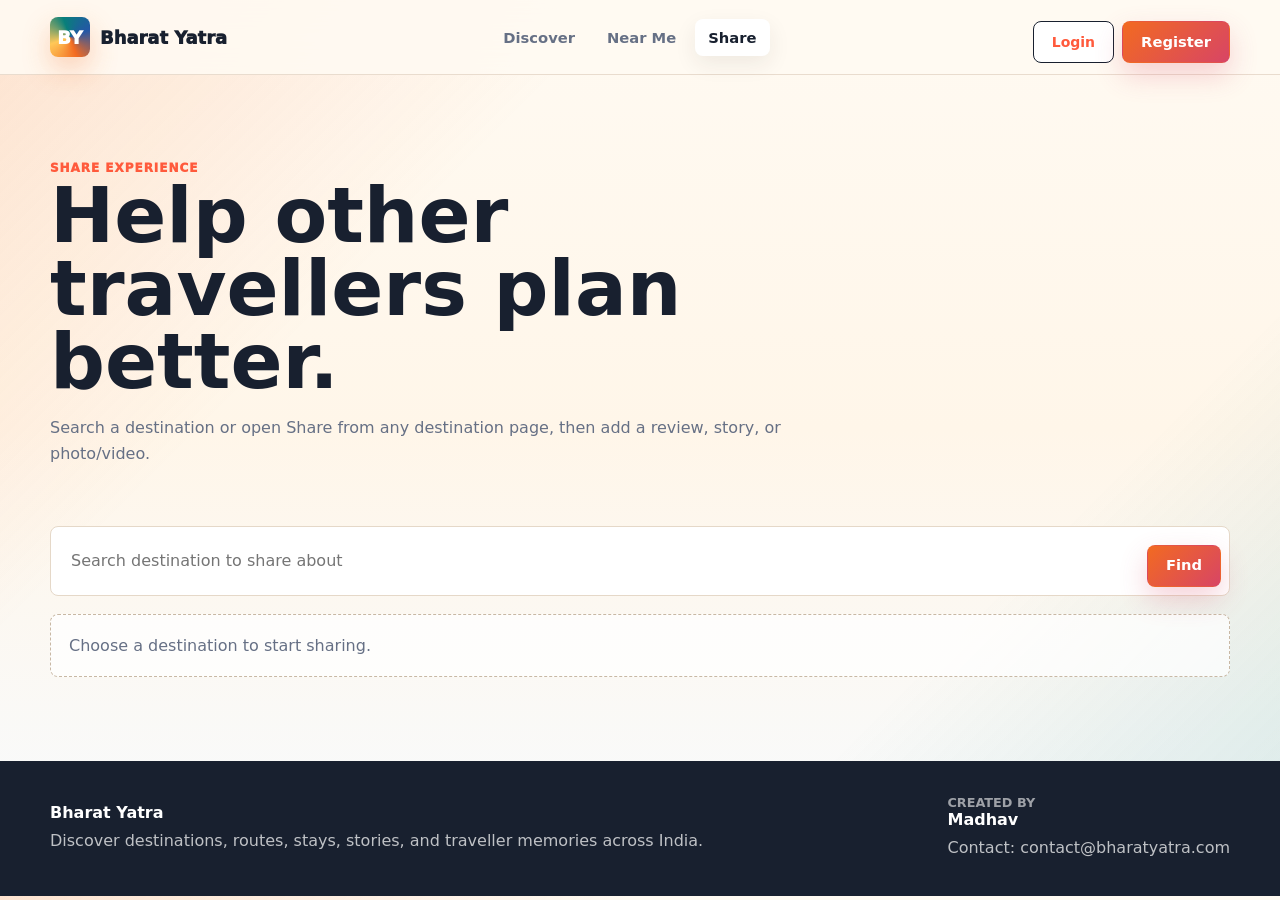
<file: src/main/resources/static/contribute.html>
﻿<!doctype html>
<html lang="en">
<head>
  <meta charset="utf-8">
  <meta name="viewport" content="width=device-width, initial-scale=1">
  <title>Bharat Yatra - Share Experience</title>
  <link rel="stylesheet" href="css/style.css">
</head>
<body data-page="contribute">

  <!-- ── Top bar ──────────────────────────────────────────────── -->
  <header class="topbar">
    <div class="container nav">
      <a class="brand" href="index.html" aria-label="Bharat Yatra home">
        <span class="brand-mark">BY</span><span>Bharat Yatra</span>
      </a>
      <button class="menu-button" id="menuButton" type="button" aria-label="Open menu">Menu</button>
      <nav class="nav-links" id="navLinks" aria-label="Main navigation">
        <a href="index.html">Discover</a>
        <a href="nearby.html">Near Me</a>
        <a class="active" href="contribute.html">Share</a>
      </nav>
      <div class="nav-actions">
        <a class="ghost-button" href="login.html" id="loginLink">Login</a>
        <a class="primary-button" href="register.html" id="registerLink">Register</a>
        <button class="danger-button hidden" type="button" id="logoutBtn">Logout</button>
      </div>
    </div>
  </header>

  <!-- ── Main ─────────────────────────────────────────────────── -->
  <main>
    <section>
      <div class="container">

        <!-- Page header -->
        <div class="page-header">
          <div class="eyebrow">Share experience</div>
          <h1>Help other travellers plan better.</h1>
          <p>Search a destination or open Share from any destination page, then add a review, story, or photo/video.</p>
        </div>

        <!-- Destination search -->
        <form class="search-shell" id="contributeSearchForm">
          <input id="contributeSearchInput" autocomplete="off"
                 placeholder="Search destination to share about"
                 aria-label="Search destination">
          <button class="primary-button" type="submit">Find</button>
          <div class="suggestions hidden" id="contributeSuggestions"></div>
        </form>

        <div style="height:18px"></div>
        <div id="contributeMount" class="empty">Choose a destination to start sharing.</div>

      </div>
    </section>
  </main>

  <!-- ── Footer ───────────────────────────────────────────────── -->
  <footer class="site-footer">
    <div class="container footer-grid">
      <div>
        <strong>Bharat Yatra</strong>
        <p>Discover destinations, routes, stays, stories, and traveller memories across India.</p>
      </div>
      <div>
        <span>Created by</span><strong>Madhav</strong>
        <p>Contact: contact@bharatyatra.com</p>
      </div>
    </div>
  </footer>

  <div class="toast-wrap" id="toastWrap" aria-live="polite"></div>

  <script src="js/config.js"></script>
  <script src="js/api.js"></script>
  <script src="js/ui.js"></script>
  <script src="js/auth.js"></script>
  <script src="js/places.js"></script>
  <script src="js/place-detail.js"></script>
  <script src="js/contribute.js"></script>
  <script src="js/app.js"></script>
</body>
</html>
</file>
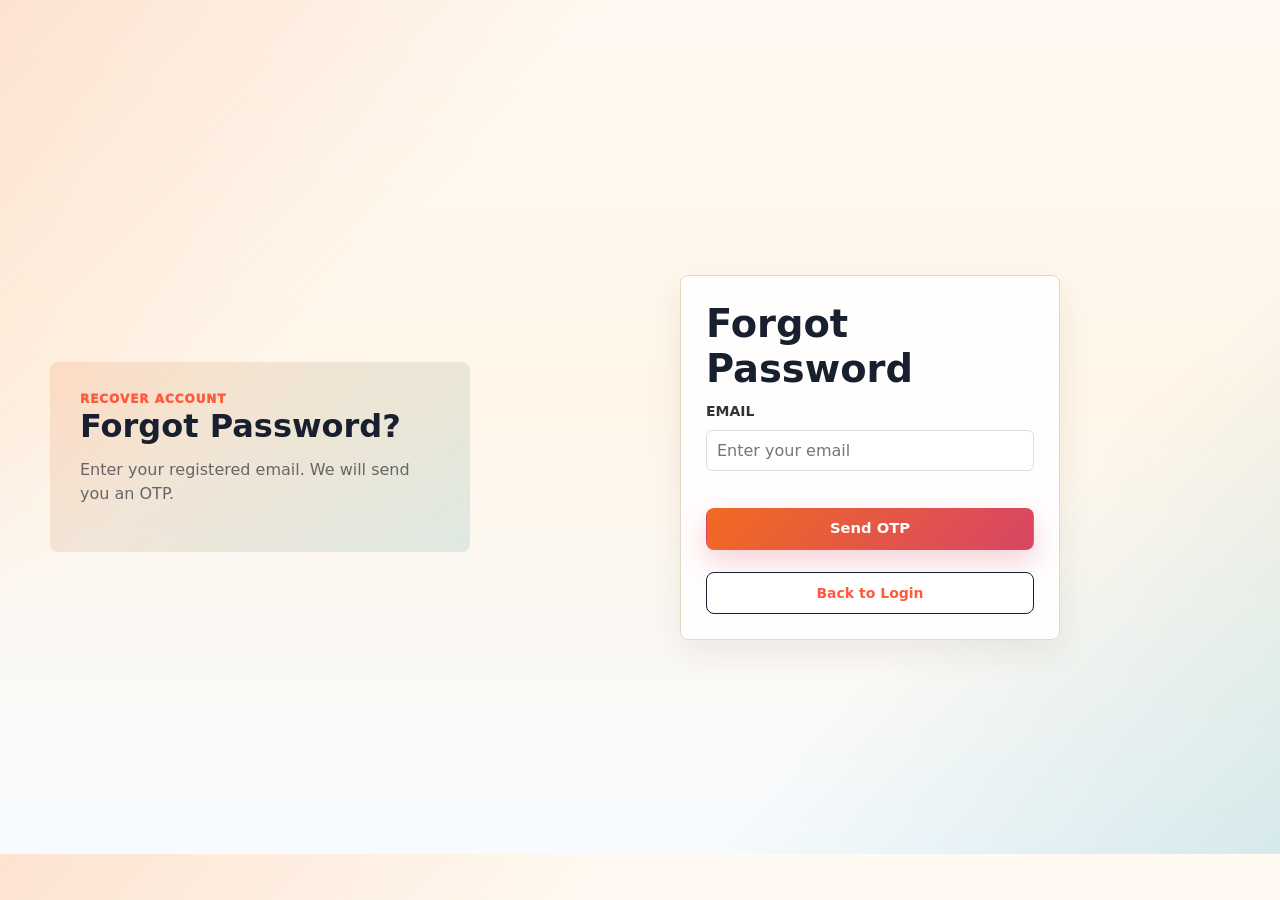
<file: src/main/resources/static/forgot-password.html>
<!doctype html>
<html lang="en">
<head>
  <meta charset="utf-8">
  <meta name="viewport" content="width=device-width, initial-scale=1">
  <title>Forgot Password - Bharat Yatra</title>
  <link rel="stylesheet" href="css/style.css">
</head>

<body data-page="forgot">

<main>
  <section>
    <div class="container auth-layout">

      <div class="auth-intro">
        <div class="eyebrow">Recover account</div>
        <h1>Forgot Password?</h1>
        <p>Enter your registered email. We will send you an OTP.</p>
      </div>

      <form class="card auth-card form-grid" id="forgotForm">

        <h2>Forgot Password</h2>

        <div class="field">
          <label>Email</label>
          <input id="forgotEmail" type="email" required placeholder="Enter your email">
        </div>

        <button class="primary-button" type="submit">
          Send OTP
        </button>

        <a class="ghost-button" href="login.html">
          Back to Login
        </a>

      </form>

    </div>
  </section>
</main>

<script src="js/config.js"></script>
<script src="js/api.js"></script>
<script src="js/auth.js"></script>
<script src="js/app.js"></script>

<script>
  BY.initForgotPasswordPage();
</script>

</body>
</html>
</file>
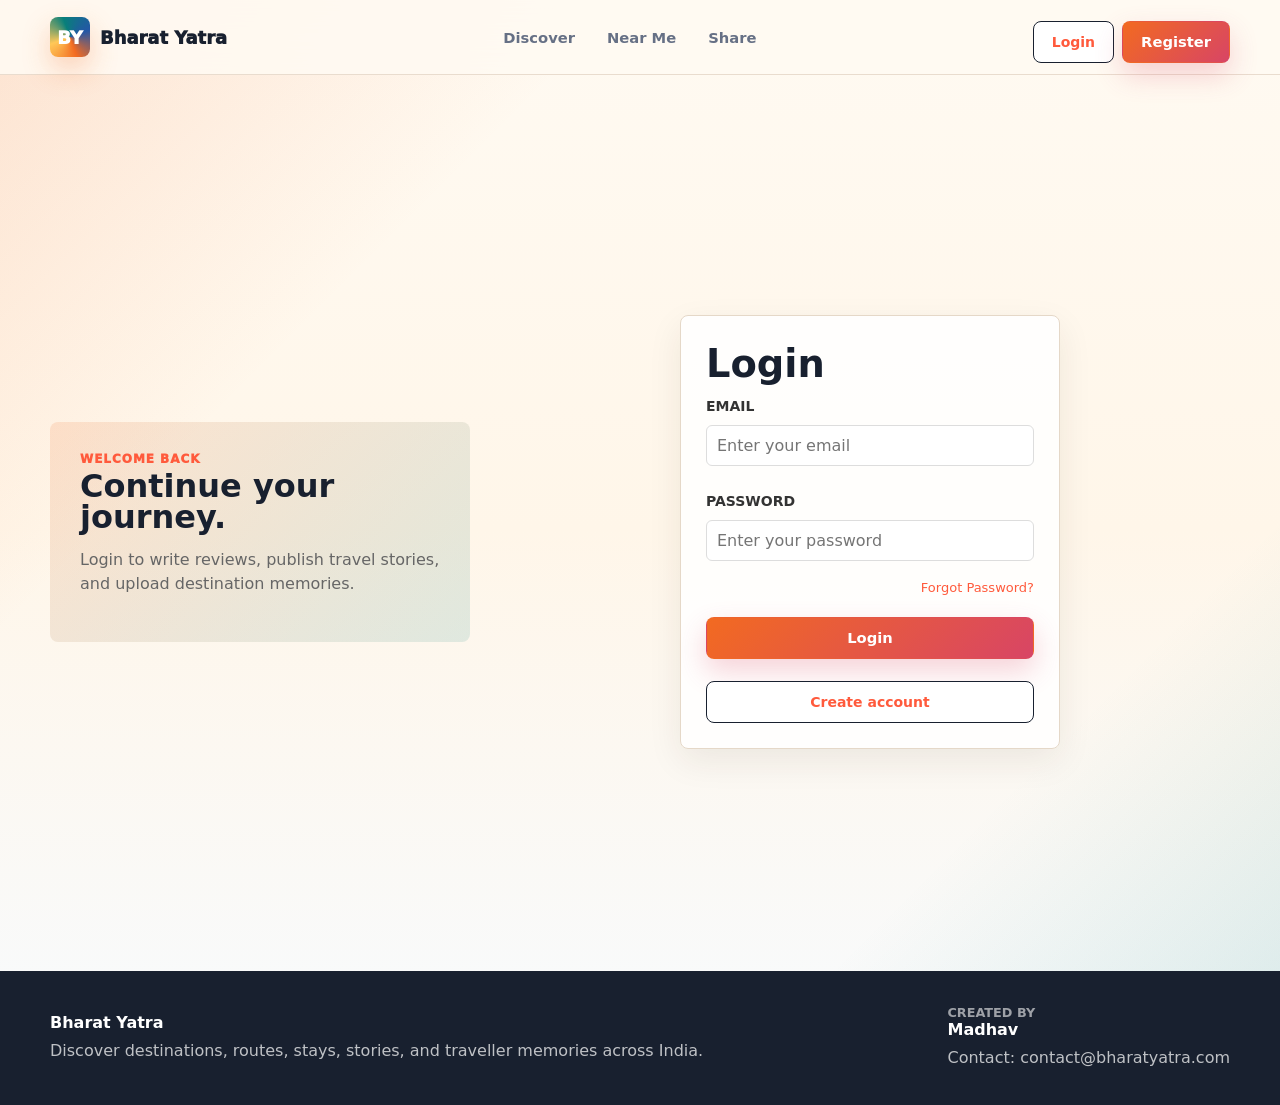
<file: src/main/resources/static/login.html>
﻿<!doctype html>
<html lang="en">
<head>
  <meta charset="utf-8">
  <meta name="viewport" content="width=device-width, initial-scale=1">
  <title>Bharat Yatra - Login</title>
  <link rel="stylesheet" href="css/style.css">
</head>

<body data-page="login">

  <!-- HEADER -->
  <header class="topbar">
    <div class="container nav">

      <a class="brand" href="index.html" aria-label="Bharat Yatra home">
        <span class="brand-mark">BY</span>
        <span>Bharat Yatra</span>
      </a>

      <button class="menu-button" id="menuButton" type="button" aria-label="Open menu">
        Menu
      </button>

      <nav class="nav-links" id="navLinks" aria-label="Main navigation">
        <a href="index.html">Discover</a>
        <a href="nearby.html">Near Me</a>
        <a href="contribute.html">Share</a>
      </nav>

      <div class="nav-actions">
        <a class="ghost-button active" href="login.html" id="loginLink">Login</a>
        <a class="primary-button" href="register.html" id="registerLink">Register</a>
        <button class="danger-button hidden" type="button" id="logoutBtn">Logout</button>
      </div>

    </div>
  </header>

  <!-- MAIN -->
  <main>
    <section>
      <div class="container auth-layout">

        <!-- LEFT SIDE TEXT -->
        <div class="auth-intro">
          <div class="eyebrow">Welcome back</div>
          <h1>Continue your journey.</h1>
          <p>
            Login to write reviews, publish travel stories, and upload destination memories.
          </p>
        </div>

        <!-- LOGIN FORM -->
        <form class="card auth-card form-grid" id="loginForm">

          <h2>Login</h2>

          <!-- EMAIL -->
          <div class="field">
            <label for="loginEmail">Email</label>
            <input
              id="loginEmail"
              type="email"
              required
              autocomplete="email"
              placeholder="Enter your email"
            >
          </div>

          <!-- PASSWORD -->
          <div class="field">
            <label for="loginPassword">Password</label>
            <input
              id="loginPassword"
              type="password"
              required
              autocomplete="current-password"
              placeholder="Enter your password"
            >
          </div>

          <!-- FORGOT PASSWORD -->
          <div style="display:flex; justify-content:space-between; align-items:center; margin-top:-8px;">
            <span></span>
            <a href="forgot-password.html"
               style="font-size: 13px; color: #ff5a3c; text-decoration: none; font-weight: 500;">
              Forgot Password?
            </a>
          </div>

          <!-- LOGIN BUTTON -->
          <button class="primary-button" type="submit">
            Login
          </button>

          <!-- REGISTER LINK -->
          <a class="ghost-button" href="register.html">
            Create account
          </a>

        </form>

      </div>
    </section>
  </main>

  <!-- FOOTER -->
  <footer class="site-footer">
    <div class="container footer-grid">
      <div>
        <strong>Bharat Yatra</strong>
        <p>Discover destinations, routes, stays, stories, and traveller memories across India.</p>
      </div>

      <div>
        <span>Created by</span>
        <strong>Madhav</strong>
        <p>Contact: contact@bharatyatra.com</p>
      </div>
    </div>
  </footer>

  <!-- TOAST -->
  <div class="toast-wrap" id="toastWrap" aria-live="polite"></div>

  <!-- SCRIPTS -->
  <script src="js/config.js"></script>
  <script src="js/api.js"></script>
  <script src="js/ui.js"></script>
  <script src="js/auth.js"></script>
  <script src="js/places.js"></script>
  <script src="js/place-detail.js"></script>
  <script src="js/contribute.js"></script>
  <script src="js/app.js"></script>

</body>
</html>
</file>
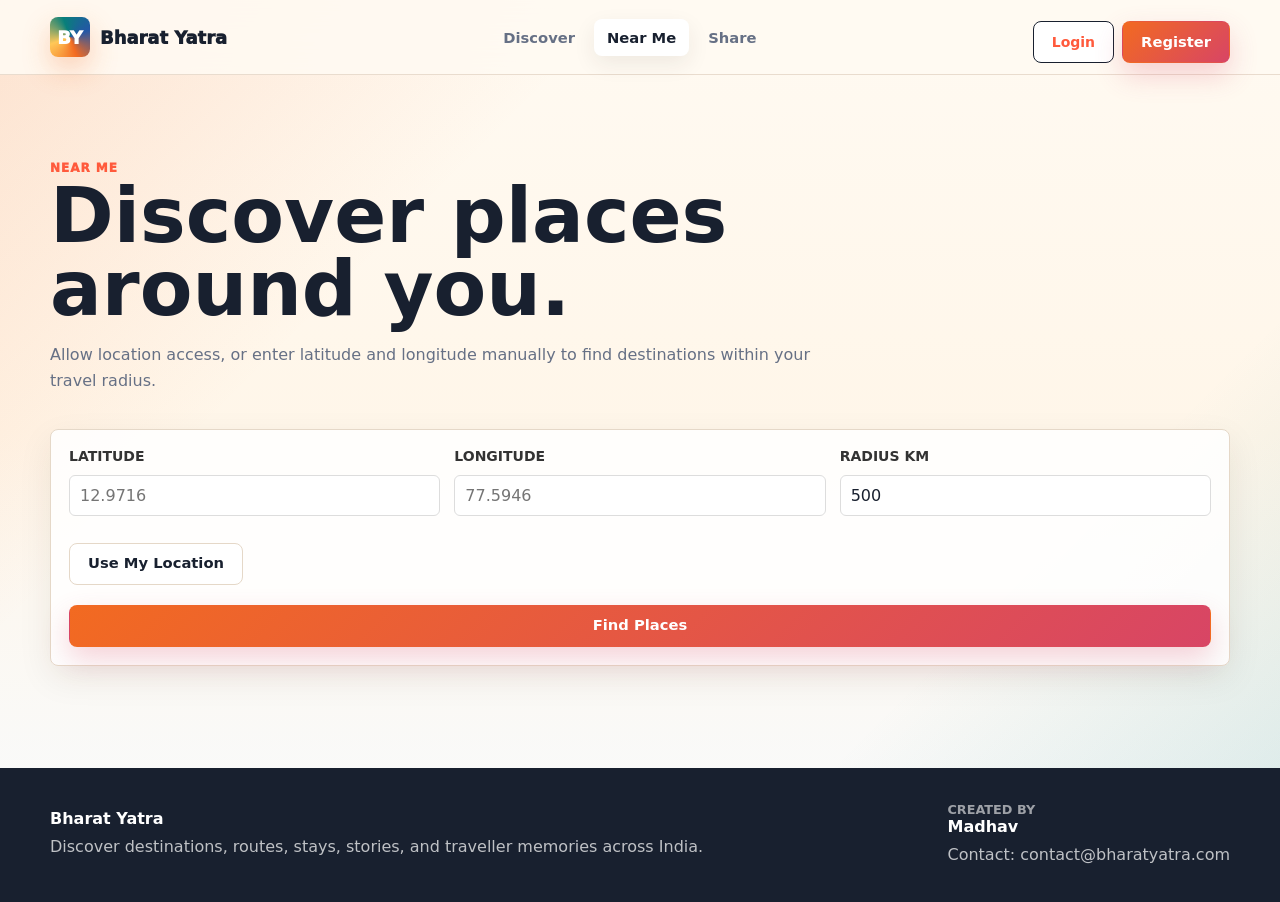
<file: src/main/resources/static/nearby.html>
﻿<!doctype html>
<html lang="en">
<head>
  <meta charset="utf-8">
  <meta name="viewport" content="width=device-width, initial-scale=1">
  <title>Bharat Yatra - Near Me</title>
  <link rel="stylesheet" href="css/style.css">
</head>
<body data-page="nearby">

  <!-- ── Top bar ──────────────────────────────────────────────── -->
  <header class="topbar">
    <div class="container nav">
      <a class="brand" href="index.html" aria-label="Bharat Yatra home">
        <span class="brand-mark">BY</span><span>Bharat Yatra</span>
      </a>
      <button class="menu-button" id="menuButton" type="button" aria-label="Open menu">Menu</button>
      <nav class="nav-links" id="navLinks" aria-label="Main navigation">
        <a href="index.html">Discover</a>
        <a class="active" href="nearby.html">Near Me</a>
        <a href="contribute.html">Share</a>
      </nav>
      <div class="nav-actions">
        <a class="ghost-button" href="login.html" id="loginLink">Login</a>
        <a class="primary-button" href="register.html" id="registerLink">Register</a>
        <button class="danger-button hidden" type="button" id="logoutBtn">Logout</button>
      </div>
    </div>
  </header>

  <!-- ── Main ─────────────────────────────────────────────────── -->
  <main>
    <section>
      <div class="container">

        <!-- Page header -->
        <div class="page-header">
          <div class="eyebrow">Near me</div>
          <h1>Discover places around you.</h1>
          <p>Allow location access, or enter latitude and longitude manually to find destinations within your travel radius.</p>
        </div>

        <!-- Location form -->
        <div class="card form-grid">
          <div class="grid cards-3">
            <div class="field">
              <label for="latInput">Latitude</label>
              <input id="latInput" placeholder="12.9716">
            </div>
            <div class="field">
              <label for="lonInput">Longitude</label>
              <input id="lonInput" placeholder="77.5946">
            </div>
            <div class="field">
              <label for="radiusInput">Radius km</label>
              <input id="radiusInput" type="number" min="1" value="500">
            </div>
          </div>
          <div class="button-row">
            <button class="secondary-button" id="detectLocationBtn" type="button">Use My Location</button>
            <button class="primary-button"   id="nearbyBtn"          type="button">Find Places</button>
          </div>
        </div>

        <div style="height:18px"></div>
        <div id="nearbyGrid" class="grid places-grid"></div>

      </div>
    </section>
  </main>

  <!-- ── Footer ───────────────────────────────────────────────── -->
  <footer class="site-footer">
    <div class="container footer-grid">
      <div>
        <strong>Bharat Yatra</strong>
        <p>Discover destinations, routes, stays, stories, and traveller memories across India.</p>
      </div>
      <div>
        <span>Created by</span><strong>Madhav</strong>
        <p>Contact: contact@bharatyatra.com</p>
      </div>
    </div>
  </footer>

  <div class="toast-wrap" id="toastWrap" aria-live="polite"></div>

  <script src="js/config.js"></script>
  <script src="js/api.js"></script>
  <script src="js/ui.js"></script>
  <script src="js/auth.js"></script>
  <script src="js/places.js"></script>
  <script src="js/place-detail.js"></script>
  <script src="js/contribute.js"></script>
  <script src="js/app.js"></script>
</body>
</html>
</file>
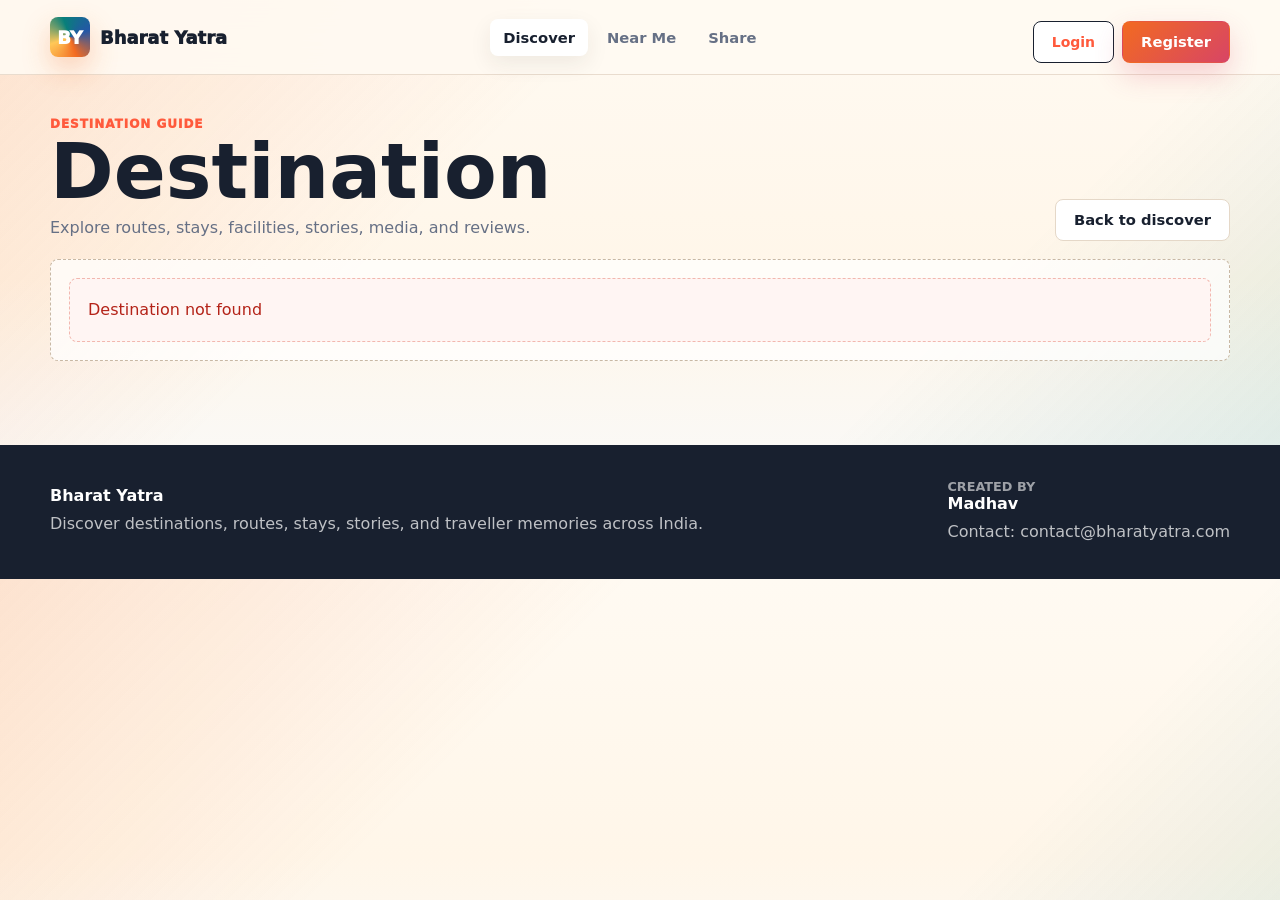
<file: src/main/resources/static/place.html>
﻿<!doctype html>
<html lang="en">
<head>
  <meta charset="utf-8">
  <meta name="viewport" content="width=device-width, initial-scale=1">
  <title>Bharat Yatra - Destination</title>
  <link rel="stylesheet" href="css/style.css">
</head>
<body data-page="place">

  <!-- ── Top bar ──────────────────────────────────────────────── -->
  <header class="topbar">
    <div class="container nav">
      <a class="brand" href="index.html" aria-label="Bharat Yatra home">
        <span class="brand-mark">BY</span><span>Bharat Yatra</span>
      </a>
      <button class="menu-button" id="menuButton" type="button" aria-label="Open menu">Menu</button>
      <nav class="nav-links" id="navLinks" aria-label="Main navigation">
        <a class="active" href="index.html">Discover</a>
        <a href="nearby.html">Near Me</a>
        <a href="contribute.html">Share</a>
      </nav>
      <div class="nav-actions">
        <a class="ghost-button" href="login.html" id="loginLink">Login</a>
        <a class="primary-button" href="register.html" id="registerLink">Register</a>
        <button class="danger-button hidden" type="button" id="logoutBtn">Logout</button>
      </div>
    </div>
  </header>

  <!-- ── Main ─────────────────────────────────────────────────── -->
  <main>
    <section>
      <div class="container">
        <div class="section-head">
          <div>
            <div class="eyebrow">Destination guide</div>
            <h1 id="placeTitle">Destination</h1>
            <p id="placeSubtitle">Explore routes, stays, facilities, stories, media, and reviews.</p>
          </div>
          <a class="secondary-button" href="index.html">Back to discover</a>
        </div>
        <div id="detailMount" class="empty">Loading destination...</div>
      </div>
    </section>
  </main>

  <!-- ── Footer ───────────────────────────────────────────────── -->
  <footer class="site-footer">
    <div class="container footer-grid">
      <div>
        <strong>Bharat Yatra</strong>
        <p>Discover destinations, routes, stays, stories, and traveller memories across India.</p>
      </div>
      <div>
        <span>Created by</span><strong>Madhav</strong>
        <p>Contact: contact@bharatyatra.com</p>
      </div>
    </div>
  </footer>

  <div class="toast-wrap" id="toastWrap" aria-live="polite"></div>

  <script src="js/config.js"></script>
  <script src="js/api.js"></script>
  <script src="js/ui.js"></script>
  <script src="js/auth.js"></script>
  <script src="js/places.js"></script>
  <script src="js/place-detail.js"></script>
  <script src="js/contribute.js"></script>
  <script src="js/app.js"></script>
</body>
</html>
</file>
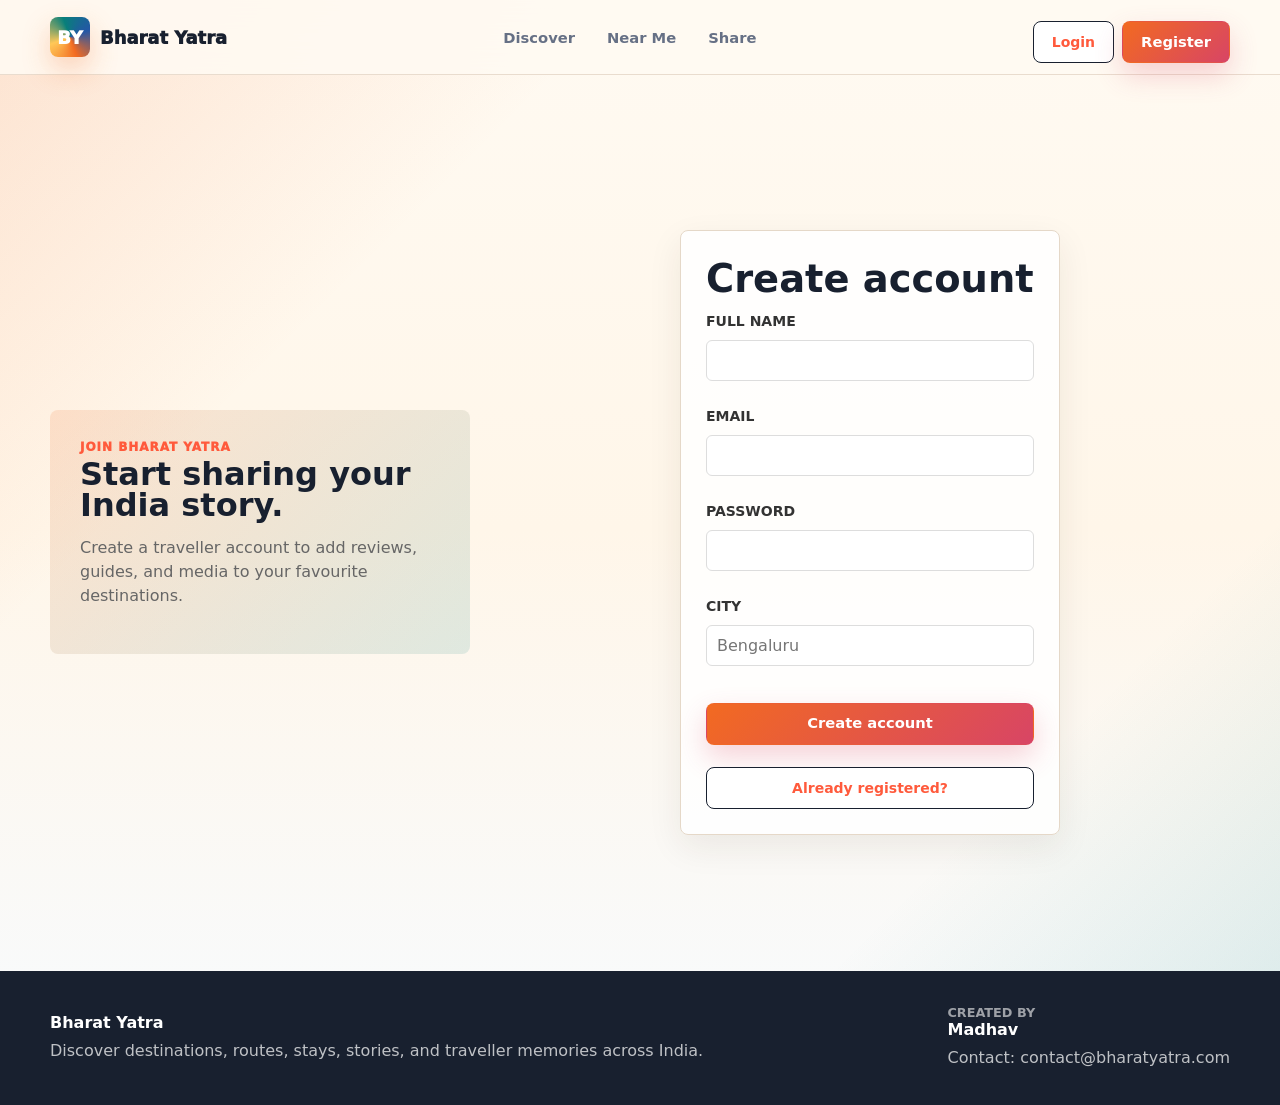
<file: src/main/resources/static/register.html>
﻿<!doctype html>
<html lang="en">
<head>
  <meta charset="utf-8">
  <meta name="viewport" content="width=device-width, initial-scale=1">
  <title>Bharat Yatra - Register</title>
  <link rel="stylesheet" href="css/style.css">
</head>
<body data-page="register">
  <header class="topbar">
    <div class="container nav">
      <a class="brand" href="index.html" aria-label="Bharat Yatra home"><span class="brand-mark">BY</span><span>Bharat Yatra</span></a>
      <button class="menu-button" id="menuButton" type="button" aria-label="Open menu">Menu</button>
      <nav class="nav-links" id="navLinks" aria-label="Main navigation">
        <a class="" href="index.html">Discover</a>
        <a class="" href="nearby.html">Near Me</a>
        <a class="" href="contribute.html">Share</a>
      </nav>
      <div class="nav-actions">
        <a class="ghost-button active" href="login.html" id="loginLink">Login</a>
        <a class="primary-button" href="register.html" id="registerLink">Register</a>
        <button class="danger-button hidden" type="button" id="logoutBtn">Logout</button>
      </div>
    </div>
  </header>
  <main><section><div class="container auth-layout"><div class="auth-intro"><div class="eyebrow">Join Bharat Yatra</div><h1>Start sharing your India story.</h1><p>Create a traveller account to add reviews, guides, and media to your favourite destinations.</p></div><form class="card auth-card form-grid" id="registerForm"><h2>Create account</h2><div class="field"><label for="registerName">Full name</label><input id="registerName" required autocomplete="name"></div><div class="field"><label for="registerEmail">Email</label><input id="registerEmail" type="email" required autocomplete="email"></div><div class="field"><label for="registerPassword">Password</label><input id="registerPassword" type="password" minlength="6" required autocomplete="new-password"></div><div class="field"><label for="registerCity">City</label><input id="registerCity" placeholder="Bengaluru"></div><button class="primary-button" type="submit">Create account</button><a class="ghost-button" href="login.html">Already registered?</a></form></div></section></main>
  <footer class="site-footer">
    <div class="container footer-grid">
      <div><strong>Bharat Yatra</strong><p>Discover destinations, routes, stays, stories, and traveller memories across India.</p></div>
      <div><span>Created by</span><strong>Madhav</strong><p>Contact: contact@bharatyatra.com</p></div>
    </div>
  </footer>
  <div class="toast-wrap" id="toastWrap" aria-live="polite"></div>
  <script src="js/config.js"></script>
  <script src="js/api.js"></script>
  <script src="js/ui.js"></script>
  <script src="js/auth.js"></script>
  <script src="js/places.js"></script>
  <script src="js/place-detail.js"></script>
  <script src="js/contribute.js"></script>
  <script src="js/app.js"></script>
</body>
</html>
</file>
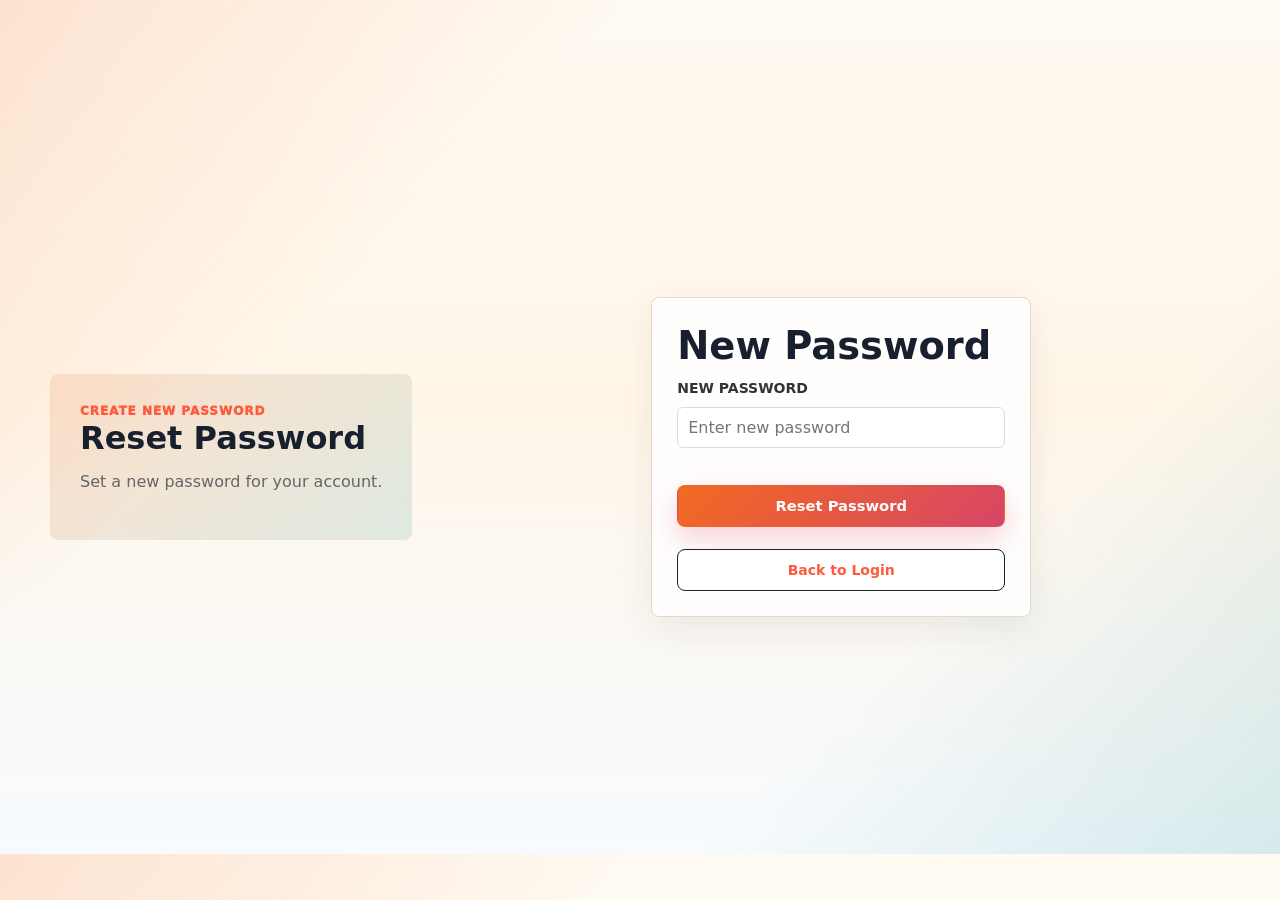
<file: src/main/resources/static/reset-password.html>
<!doctype html>
<html lang="en">
<head>
  <meta charset="utf-8">
  <meta name="viewport" content="width=device-width, initial-scale=1">
  <title>Reset Password - Bharat Yatra</title>
  <link rel="stylesheet" href="css/style.css">
</head>

<body data-page="reset-password">

<main>
  <section>
    <div class="container auth-layout">

      <div class="auth-intro">
        <div class="eyebrow">Create new password</div>
        <h1>Reset Password</h1>
        <p>Set a new password for your account.</p>
      </div>

      <form class="card auth-card form-grid" id="resetForm">

        <h2>New Password</h2>

        <div class="field">
          <label>New Password</label>
          <input id="newPassword" type="password" required placeholder="Enter new password">
        </div>

        <button class="primary-button" type="submit">
          Reset Password
        </button>

        <a class="ghost-button" href="login.html">
          Back to Login
        </a>

      </form>

    </div>
  </section>
</main>

<script src="js/config.js"></script>
<script src="js/api.js"></script>
<script src="js/auth.js"></script>
<script src="js/app.js"></script>

<script>
  BY.initResetPasswordPage();
</script>

</body>
</html>
</file>
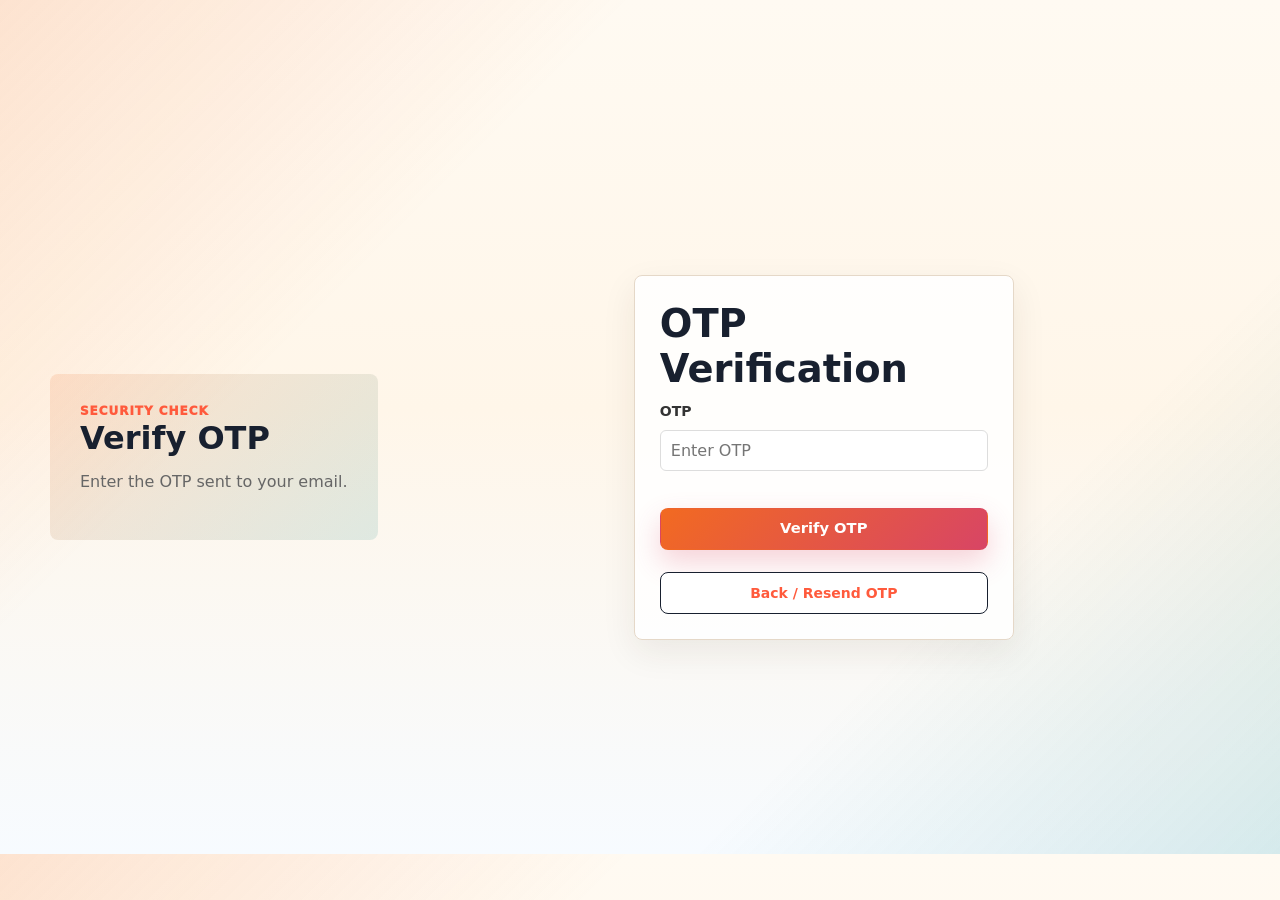
<file: src/main/resources/static/verify-otp.html>
<!doctype html>
<html lang="en">
<head>
  <meta charset="utf-8">
  <meta name="viewport" content="width=device-width, initial-scale=1">
  <title>Verify OTP - Bharat Yatra</title>
  <link rel="stylesheet" href="css/style.css">
</head>

<body data-page="verify-otp">

<main>
  <section>
    <div class="container auth-layout">

      <div class="auth-intro">
        <div class="eyebrow">Security check</div>
        <h1>Verify OTP</h1>
        <p>Enter the OTP sent to your email.</p>
      </div>

      <form class="card auth-card form-grid" id="otpForm">

        <h2>OTP Verification</h2>

        <div class="field">
          <label>OTP</label>
          <input id="otp" type="text" required placeholder="Enter OTP">
        </div>

        <button class="primary-button" type="submit">
          Verify OTP
        </button>

        <a class="ghost-button" href="forgot-password.html">
          Back / Resend OTP
        </a>

      </form>

    </div>
  </section>
</main>

<script src="js/config.js"></script>
<script src="js/api.js"></script>
<script src="js/auth.js"></script>
<script src="js/app.js"></script>

<script>
  document.addEventListener("DOMContentLoaded", () => {
    BY.initVerifyOtpPage();
  });
</script>

</body>
</html>
</file>
<file: src/main/resources/static/css/style.css>
﻿@import url("base.css");
@import url("layout.css");
@import url("components.css");
@import url("forms.css");
@import url("pages.css");
@import url("responsive.css");

/* ── Fix button text vertical alignment globally ── */
.ghost-button,
.primary-button,
.secondary-button,
.danger-button {
  line-height: 1 !important;
  padding-top: 0 !important;
  padding-bottom: 0 !important;
  vertical-align: middle !important;
  box-sizing: border-box !important;
}

/* Fix anchor tags used as buttons */
a.ghost-button,
a.primary-button,
a.secondary-button {
  display: inline-flex !important;
  align-items: center !important;
  justify-content: center !important;
  line-height: 1 !important;
}
</file>
